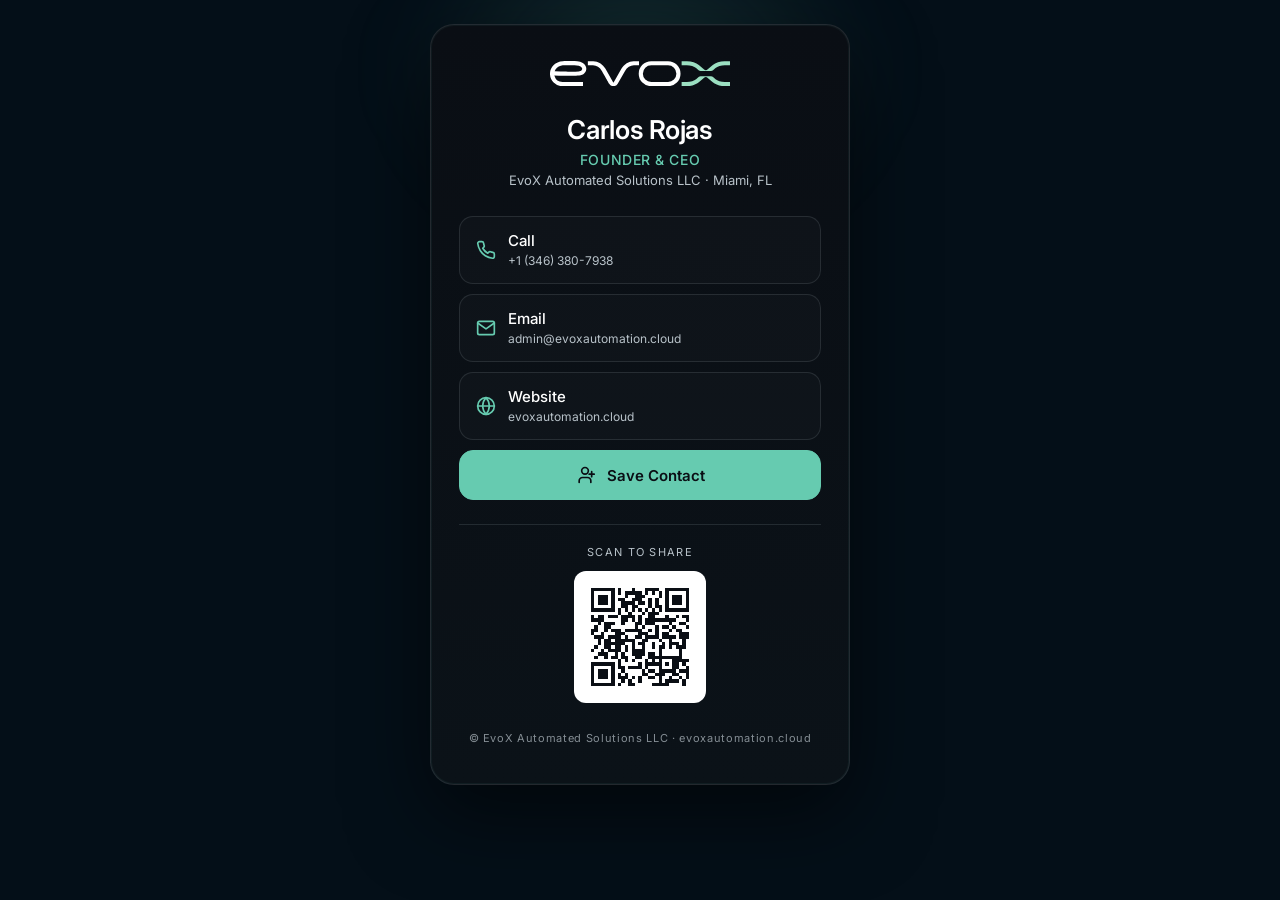
<file: carlos/card/index.html>
<!DOCTYPE html>
<html lang="en">
<head>
<meta charset="UTF-8" />
<meta name="viewport" content="width=device-width, initial-scale=1.0" />
<meta name="theme-color" content="#040F18" />
<title>Carlos Rojas — EvoX Automated Solutions</title>
<meta name="description" content="Carlos Rojas, Founder & CEO of EvoX Automated Solutions. AI automation and software integration." />

<!-- Open Graph / iMessage preview -->
<meta property="og:title" content="Carlos Rojas — EvoX Automated Solutions" />
<meta property="og:description" content="Founder &amp; CEO · admin@evoxautomation.cloud · +1 (346) 380-7938" />
<meta property="og:type" content="profile" />
<meta property="og:url" content="https://evoxautomation.cloud/carlos/card" />

<link rel="preconnect" href="https://fonts.googleapis.com" />
<link rel="preconnect" href="https://fonts.gstatic.com" crossorigin />
<link href="https://fonts.googleapis.com/css2?family=Inter:wght@400;500;600;700&display=swap" rel="stylesheet" />

<style>
  :root {
    --evox-black: #0A0E14;
    --evox-deep: #040F18;
    --evox-teal: #66CBB0;
    --evox-teal-deep: #3FA88E;
    --evox-teal-soft: rgba(102, 203, 176, 0.12);
    --mist: #B8C2C9;
    --white: #FFFFFF;
    --divider: rgba(184, 194, 201, 0.14);
  }

  * { box-sizing: border-box; }

  html, body {
    margin: 0;
    padding: 0;
    min-height: 100%;
    background: var(--evox-deep);
    color: var(--white);
    font-family: 'Inter', -apple-system, BlinkMacSystemFont, 'Helvetica Neue', Arial, sans-serif;
    -webkit-font-smoothing: antialiased;
    -moz-osx-font-smoothing: grayscale;
  }

  body {
    display: flex;
    align-items: center;
    justify-content: center;
    padding: 24px 16px;
    position: relative;
    overflow-x: hidden;
  }

  /* Ambient teal glow — subtle, refined */
  body::before {
    content: "";
    position: fixed;
    top: -20%;
    left: 50%;
    transform: translateX(-50%);
    width: 80vw;
    height: 60vw;
    max-width: 700px;
    max-height: 500px;
    background: radial-gradient(closest-side, rgba(102, 203, 176, 0.18), transparent 70%);
    filter: blur(40px);
    pointer-events: none;
    z-index: 0;
  }

  .card {
    position: relative;
    width: 100%;
    max-width: 420px;
    background: linear-gradient(180deg, var(--evox-black) 0%, #0B1218 100%);
    border: 1px solid var(--divider);
    border-radius: 24px;
    padding: 36px 28px 28px;
    box-shadow:
      0 30px 80px rgba(0, 0, 0, 0.55),
      0 0 0 1px rgba(102, 203, 176, 0.06) inset;
    z-index: 1;
  }

  .logo {
    display: block;
    width: 180px;
    max-width: 60%;
    height: auto;
    margin: 0 auto 28px;
  }

  .identity {
    text-align: center;
    margin-bottom: 28px;
  }

  .name {
    font-size: 26px;
    font-weight: 600;
    letter-spacing: -0.01em;
    margin: 0 0 6px;
    color: var(--white);
  }

  .title {
    font-size: 14px;
    font-weight: 500;
    letter-spacing: 0.04em;
    text-transform: uppercase;
    color: var(--evox-teal);
    margin: 0 0 4px;
  }

  .company {
    font-size: 13px;
    color: var(--mist);
    margin: 0;
  }

  .actions {
    display: flex;
    flex-direction: column;
    gap: 10px;
    margin-bottom: 20px;
  }

  .btn {
    display: flex;
    align-items: center;
    gap: 12px;
    width: 100%;
    padding: 14px 16px;
    border-radius: 14px;
    border: 1px solid var(--divider);
    background: rgba(255, 255, 255, 0.02);
    color: var(--white);
    text-decoration: none;
    font-family: inherit;
    font-size: 15px;
    font-weight: 500;
    cursor: pointer;
    transition: background 0.15s ease, border-color 0.15s ease, transform 0.05s ease;
    -webkit-tap-highlight-color: transparent;
  }

  .btn:hover {
    background: rgba(102, 203, 176, 0.06);
    border-color: rgba(102, 203, 176, 0.35);
  }

  .btn:active { transform: scale(0.99); }

  .btn .icon {
    width: 20px;
    height: 20px;
    flex-shrink: 0;
    color: var(--evox-teal);
  }

  .btn .label {
    flex: 1;
    text-align: left;
  }

  .btn .sublabel {
    font-size: 12px;
    color: var(--mist);
    font-weight: 400;
  }

  .btn-primary {
    background: var(--evox-teal);
    border-color: var(--evox-teal);
    color: var(--evox-black);
    font-weight: 600;
    justify-content: center;
  }

  .btn-primary .icon { color: var(--evox-black); }

  .btn-primary:hover {
    background: var(--evox-teal-deep);
    border-color: var(--evox-teal-deep);
  }

  .divider {
    height: 1px;
    background: var(--divider);
    margin: 24px 0 20px;
  }

  .qr-section {
    text-align: center;
  }

  .qr-label {
    font-size: 11px;
    letter-spacing: 0.12em;
    text-transform: uppercase;
    color: var(--mist);
    margin: 0 0 12px;
  }

  .qr {
    display: inline-block;
    width: 132px;
    height: 132px;
    padding: 10px;
    background: var(--white);
    border-radius: 12px;
    color: var(--evox-black);
  }

  .qr svg {
    width: 100%;
    height: 100%;
    display: block;
  }

  .footer {
    margin-top: 24px;
    text-align: center;
    font-size: 11px;
    letter-spacing: 0.06em;
    color: var(--mist);
    opacity: 0.7;
  }

  .footer a { color: inherit; text-decoration: none; }

  @media (max-width: 380px) {
    .card { padding: 28px 20px 22px; border-radius: 20px; }
    .name { font-size: 24px; }
    .logo { margin-bottom: 22px; }
  }
</style>
</head>
<body>

<main class="card" role="main">

  <!-- EvoX logo (dark-background variant: white "evo" + mint-teal "X") -->
  <svg class="logo" data-name="Capa 1" xmlns="http://www.w3.org/2000/svg" viewBox="0 0 343.18 48" aria-label="EvoX Automated Solutions logo">
    <g>
      <!-- e -->
      <path fill="#FFFFFF" d="M141,229.91c-6.63-4.31-14.11-3.64-21.2-3.84-5.62-.16-11.7,0-17,.26-14.82.78-24.46,11.54-24.46,23.82A23.64,23.64,0,0,0,102.34,274h38.95v-7.91H102.1A15.73,15.73,0,0,1,87,254.82l-.23-.83a.27.27,0,0,1,.27-.34c6.4.51,12.86.52,19.06.51,8.08,0,20.79.33,27.78-.29C147.76,253.14,152.81,237.55,141,229.91ZM133,246c-6.2.42-13.83.33-20.48.29-8.47-.11-16.72.12-25.09-.54a.27.27,0,0,1-.23-.36,17.23,17.23,0,0,1,11.77-10.57,18,18,0,0,1,3.66-.59c6-.4,11.3-.19,17.18-.24,4.61,0,12.7-.13,16.78,2.4,1.4,1.05,3.16,2.3,3.16,4.52C139.72,242.29,139.07,245.56,133,246Z" transform="translate(-78.41 -226)"/>
      <!-- v -->
      <path fill="#FFFFFF" d="M248.14,226.3v8h-9.81c-6.69,0-13.16,4.06-16.89,10.59l-13.95,24.43a9.35,9.35,0,0,1-16.23,0c-.57-1-13.77-24.13-14-24.45-3.72-6.52-10.19-10.58-16.89-10.58h-9.8v-8h10.25c9.12,0,18.29,5.73,23.36,14.6l14.81,26a.4.4,0,0,0,.69,0l14.81-26c5.07-8.87,14.24-14.6,23.35-14.6Z" transform="translate(-78.41 -226)"/>
      <!-- o -->
      <path fill="#FFFFFF" d="M303.46,226.33H271.38a23.82,23.82,0,1,0,0,47.64h32.08a23.82,23.82,0,0,0,0-47.64Zm0,39.66H271.38a15.91,15.91,0,1,1,0-31.82h32.08a15.91,15.91,0,1,1,0,31.82Z" transform="translate(-78.41 -226)"/>
      <!-- X (top stroke) -->
      <path fill="#9BDFC1" d="M421.59,226.26v8h-9.93c-6.88,0-14,2.13-17.61,5.3l-4.82,4.25a5.94,5.94,0,0,1-3.93,1.45H365.69a5.85,5.85,0,0,1-3.92-1.45l-4.83-4.25c-3.58-3.17-10.65-5.3-17.61-5.3H329.4v-8h10.12c8.82,0,17.49,2.8,22.64,7.31l9.58,8.36a5.57,5.57,0,0,0,7.46,0l9.56-8.34c5.15-4.51,13.82-7.31,22.64-7.31Z" transform="translate(-78.41 -226)"/>
      <!-- X (bottom stroke) -->
      <path fill="#9BDFC1" d="M421.59,266v8H411.4c-8.82,0-17.49-2.81-22.64-7.31l-9.58-8.36a5.59,5.59,0,0,0-7.44,0l-9.58,8.37c-5.15,4.5-13.82,7.31-22.64,7.31H329.4v-8h9.93c7.22-.13,14.12-2.21,17.61-5.29l4.82-4.25a5.85,5.85,0,0,1,3.93-1.45H385.3a5.84,5.84,0,0,1,3.92,1.45l4.83,4.25c3.56,3.09,10.47,5.16,17.59,5.29Z" transform="translate(-78.41 -226)"/>
    </g>
  </svg>

  <!-- Identity -->
  <header class="identity">
    <h1 class="name">Carlos Rojas</h1>
    <p class="title">Founder &amp; CEO</p>
    <p class="company">EvoX Automated Solutions LLC · Miami, FL</p>
  </header>

  <!-- Contact actions -->
  <nav class="actions" aria-label="Contact actions">
    <a class="btn" href="tel:+13463807938" aria-label="Call Carlos">
      <svg class="icon" viewBox="0 0 24 24" fill="none" stroke="currentColor" stroke-width="2" stroke-linecap="round" stroke-linejoin="round" aria-hidden="true">
        <path d="M22 16.92v3a2 2 0 0 1-2.18 2 19.79 19.79 0 0 1-8.63-3.07 19.5 19.5 0 0 1-6-6 19.79 19.79 0 0 1-3.07-8.67A2 2 0 0 1 4.11 2h3a2 2 0 0 1 2 1.72 12.84 12.84 0 0 0 .7 2.81 2 2 0 0 1-.45 2.11L8.09 9.91a16 16 0 0 0 6 6l1.27-1.27a2 2 0 0 1 2.11-.45 12.84 12.84 0 0 0 2.81.7A2 2 0 0 1 22 16.92z"/>
      </svg>
      <span class="label">Call<br><span class="sublabel">+1 (346) 380-7938</span></span>
    </a>

    <a class="btn" href="mailto:admin@evoxautomation.cloud" aria-label="Email Carlos">
      <svg class="icon" viewBox="0 0 24 24" fill="none" stroke="currentColor" stroke-width="2" stroke-linecap="round" stroke-linejoin="round" aria-hidden="true">
        <path d="M4 4h16c1.1 0 2 .9 2 2v12c0 1.1-.9 2-2 2H4c-1.1 0-2-.9-2-2V6c0-1.1.9-2 2-2z"/>
        <polyline points="22,6 12,13 2,6"/>
      </svg>
      <span class="label">Email<br><span class="sublabel">admin@evoxautomation.cloud</span></span>
    </a>

    <a class="btn" href="https://evoxautomation.cloud" target="_blank" rel="noopener" aria-label="Visit EvoX website">
      <svg class="icon" viewBox="0 0 24 24" fill="none" stroke="currentColor" stroke-width="2" stroke-linecap="round" stroke-linejoin="round" aria-hidden="true">
        <circle cx="12" cy="12" r="10"/>
        <line x1="2" y1="12" x2="22" y2="12"/>
        <path d="M12 2a15.3 15.3 0 0 1 4 10 15.3 15.3 0 0 1-4 10 15.3 15.3 0 0 1-4-10 15.3 15.3 0 0 1 4-10z"/>
      </svg>
      <span class="label">Website<br><span class="sublabel">evoxautomation.cloud</span></span>
    </a>

    <a class="btn btn-primary" href="Carlos_Rojas_EvoX.vcf" type="text/vcard" aria-label="Save Carlos to contacts">
      <svg class="icon" viewBox="0 0 24 24" fill="none" stroke="currentColor" stroke-width="2" stroke-linecap="round" stroke-linejoin="round" aria-hidden="true">
        <path d="M19 21v-2a4 4 0 0 0-4-4H9a4 4 0 0 0-4 4v2"/>
        <circle cx="12" cy="7" r="4"/>
        <line x1="20" y1="8" x2="20" y2="14"/>
        <line x1="23" y1="11" x2="17" y2="11"/>
      </svg>
      Save Contact
    </a>
  </nav>

  <div class="divider"></div>

  <!-- QR -->
  <section class="qr-section" aria-label="QR code to this card">
    <p class="qr-label">Scan to share</p>
    <div class="qr">
      <svg xmlns="http://www.w3.org/2000/svg" viewBox="0 0 33 33" shape-rendering="crispEdges" aria-hidden="true">
<path fill="currentColor" d="M2,2h1v1h-1zM3,2h1v1h-1zM4,2h1v1h-1zM5,2h1v1h-1zM6,2h1v1h-1zM7,2h1v1h-1zM8,2h1v1h-1zM10,2h1v1h-1zM14,2h1v1h-1zM18,2h1v1h-1zM19,2h1v1h-1zM20,2h1v1h-1zM21,2h1v1h-1zM24,2h1v1h-1zM25,2h1v1h-1zM26,2h1v1h-1zM27,2h1v1h-1zM28,2h1v1h-1zM29,2h1v1h-1zM30,2h1v1h-1zM2,3h1v1h-1zM8,3h1v1h-1zM10,3h1v1h-1zM12,3h1v1h-1zM13,3h1v1h-1zM14,3h1v1h-1zM15,3h1v1h-1zM16,3h1v1h-1zM18,3h1v1h-1zM20,3h1v1h-1zM22,3h1v1h-1zM24,3h1v1h-1zM30,3h1v1h-1zM2,4h1v1h-1zM4,4h1v1h-1zM5,4h1v1h-1zM6,4h1v1h-1zM8,4h1v1h-1zM12,4h1v1h-1zM15,4h1v1h-1zM16,4h1v1h-1zM17,4h1v1h-1zM22,4h1v1h-1zM24,4h1v1h-1zM26,4h1v1h-1zM27,4h1v1h-1zM28,4h1v1h-1zM30,4h1v1h-1zM2,5h1v1h-1zM4,5h1v1h-1zM5,5h1v1h-1zM6,5h1v1h-1zM8,5h1v1h-1zM10,5h1v1h-1zM11,5h1v1h-1zM14,5h1v1h-1zM15,5h1v1h-1zM16,5h1v1h-1zM19,5h1v1h-1zM21,5h1v1h-1zM24,5h1v1h-1zM26,5h1v1h-1zM27,5h1v1h-1zM28,5h1v1h-1zM30,5h1v1h-1zM2,6h1v1h-1zM4,6h1v1h-1zM5,6h1v1h-1zM6,6h1v1h-1zM8,6h1v1h-1zM11,6h1v1h-1zM12,6h1v1h-1zM13,6h1v1h-1zM14,6h1v1h-1zM16,6h1v1h-1zM17,6h1v1h-1zM19,6h1v1h-1zM21,6h1v1h-1zM24,6h1v1h-1zM26,6h1v1h-1zM27,6h1v1h-1zM28,6h1v1h-1zM30,6h1v1h-1zM2,7h1v1h-1zM8,7h1v1h-1zM11,7h1v1h-1zM12,7h1v1h-1zM14,7h1v1h-1zM15,7h1v1h-1zM19,7h1v1h-1zM21,7h1v1h-1zM22,7h1v1h-1zM24,7h1v1h-1zM30,7h1v1h-1zM2,8h1v1h-1zM3,8h1v1h-1zM4,8h1v1h-1zM5,8h1v1h-1zM6,8h1v1h-1zM7,8h1v1h-1zM8,8h1v1h-1zM10,8h1v1h-1zM12,8h1v1h-1zM14,8h1v1h-1zM16,8h1v1h-1zM18,8h1v1h-1zM20,8h1v1h-1zM22,8h1v1h-1zM24,8h1v1h-1zM25,8h1v1h-1zM26,8h1v1h-1zM27,8h1v1h-1zM28,8h1v1h-1zM29,8h1v1h-1zM30,8h1v1h-1zM10,9h1v1h-1zM13,9h1v1h-1zM17,9h1v1h-1zM19,9h1v1h-1zM20,9h1v1h-1zM21,9h1v1h-1zM2,10h1v1h-1zM4,10h1v1h-1zM5,10h1v1h-1zM7,10h1v1h-1zM8,10h1v1h-1zM9,10h1v1h-1zM11,10h1v1h-1zM12,10h1v1h-1zM13,10h1v1h-1zM14,10h1v1h-1zM16,10h1v1h-1zM19,10h1v1h-1zM20,10h1v1h-1zM24,10h1v1h-1zM27,10h1v1h-1zM29,10h1v1h-1zM30,10h1v1h-1zM2,11h1v1h-1zM3,11h1v1h-1zM4,11h1v1h-1zM5,11h1v1h-1zM11,11h1v1h-1zM12,11h1v1h-1zM14,11h1v1h-1zM16,11h1v1h-1zM18,11h1v1h-1zM19,11h1v1h-1zM20,11h1v1h-1zM21,11h1v1h-1zM22,11h1v1h-1zM23,11h1v1h-1zM24,11h1v1h-1zM25,11h1v1h-1zM26,11h1v1h-1zM30,11h1v1h-1zM4,12h1v1h-1zM6,12h1v1h-1zM7,12h1v1h-1zM8,12h1v1h-1zM11,12h1v1h-1zM15,12h1v1h-1zM16,12h1v1h-1zM18,12h1v1h-1zM19,12h1v1h-1zM20,12h1v1h-1zM25,12h1v1h-1zM28,12h1v1h-1zM29,12h1v1h-1zM3,13h1v1h-1zM6,13h1v1h-1zM7,13h1v1h-1zM15,13h1v1h-1zM17,13h1v1h-1zM21,13h1v1h-1zM23,13h1v1h-1zM24,13h1v1h-1zM26,13h1v1h-1zM30,13h1v1h-1zM2,14h1v1h-1zM3,14h1v1h-1zM6,14h1v1h-1zM8,14h1v1h-1zM9,14h1v1h-1zM10,14h1v1h-1zM12,14h1v1h-1zM13,14h1v1h-1zM14,14h1v1h-1zM15,14h1v1h-1zM16,14h1v1h-1zM19,14h1v1h-1zM21,14h1v1h-1zM25,14h1v1h-1zM27,14h1v1h-1zM28,14h1v1h-1zM2,15h1v1h-1zM5,15h1v1h-1zM9,15h1v1h-1zM10,15h1v1h-1zM11,15h1v1h-1zM16,15h1v1h-1zM17,15h1v1h-1zM18,15h1v1h-1zM21,15h1v1h-1zM23,15h1v1h-1zM24,15h1v1h-1zM28,15h1v1h-1zM29,15h1v1h-1zM30,15h1v1h-1zM3,16h1v1h-1zM4,16h1v1h-1zM5,16h1v1h-1zM7,16h1v1h-1zM8,16h1v1h-1zM9,16h1v1h-1zM10,16h1v1h-1zM12,16h1v1h-1zM15,16h1v1h-1zM16,16h1v1h-1zM18,16h1v1h-1zM19,16h1v1h-1zM20,16h1v1h-1zM21,16h1v1h-1zM23,16h1v1h-1zM24,16h1v1h-1zM25,16h1v1h-1zM26,16h1v1h-1zM28,16h1v1h-1zM29,16h1v1h-1zM30,16h1v1h-1zM4,17h1v1h-1zM6,17h1v1h-1zM7,17h1v1h-1zM9,17h1v1h-1zM10,17h1v1h-1zM11,17h1v1h-1zM12,17h1v1h-1zM13,17h1v1h-1zM14,17h1v1h-1zM17,17h1v1h-1zM18,17h1v1h-1zM22,17h1v1h-1zM25,17h1v1h-1zM29,17h1v1h-1zM4,18h1v1h-1zM6,18h1v1h-1zM7,18h1v1h-1zM8,18h1v1h-1zM9,18h1v1h-1zM10,18h1v1h-1zM11,18h1v1h-1zM14,18h1v1h-1zM16,18h1v1h-1zM17,18h1v1h-1zM20,18h1v1h-1zM23,18h1v1h-1zM25,18h1v1h-1zM26,18h1v1h-1zM27,18h1v1h-1zM29,18h1v1h-1zM3,19h1v1h-1zM6,19h1v1h-1zM7,19h1v1h-1zM9,19h1v1h-1zM10,19h1v1h-1zM12,19h1v1h-1zM14,19h1v1h-1zM17,19h1v1h-1zM20,19h1v1h-1zM22,19h1v1h-1zM23,19h1v1h-1zM25,19h1v1h-1zM27,19h1v1h-1zM28,19h1v1h-1zM29,19h1v1h-1zM2,20h1v1h-1zM5,20h1v1h-1zM7,20h1v1h-1zM8,20h1v1h-1zM9,20h1v1h-1zM10,20h1v1h-1zM12,20h1v1h-1zM14,20h1v1h-1zM15,20h1v1h-1zM16,20h1v1h-1zM17,20h1v1h-1zM22,20h1v1h-1zM28,20h1v1h-1zM4,21h1v1h-1zM5,21h1v1h-1zM6,21h1v1h-1zM9,21h1v1h-1zM11,21h1v1h-1zM14,21h1v1h-1zM15,21h1v1h-1zM16,21h1v1h-1zM17,21h1v1h-1zM19,21h1v1h-1zM20,21h1v1h-1zM22,21h1v1h-1zM28,21h1v1h-1zM3,22h1v1h-1zM6,22h1v1h-1zM8,22h1v1h-1zM9,22h1v1h-1zM11,22h1v1h-1zM12,22h1v1h-1zM15,22h1v1h-1zM16,22h1v1h-1zM19,22h1v1h-1zM20,22h1v1h-1zM21,22h1v1h-1zM22,22h1v1h-1zM23,22h1v1h-1zM24,22h1v1h-1zM25,22h1v1h-1zM26,22h1v1h-1zM27,22h1v1h-1zM28,22h1v1h-1zM10,23h1v1h-1zM12,23h1v1h-1zM14,23h1v1h-1zM18,23h1v1h-1zM20,23h1v1h-1zM22,23h1v1h-1zM26,23h1v1h-1zM27,23h1v1h-1zM28,23h1v1h-1zM29,23h1v1h-1zM30,23h1v1h-1zM2,24h1v1h-1zM3,24h1v1h-1zM4,24h1v1h-1zM5,24h1v1h-1zM6,24h1v1h-1zM7,24h1v1h-1zM8,24h1v1h-1zM10,24h1v1h-1zM16,24h1v1h-1zM18,24h1v1h-1zM19,24h1v1h-1zM20,24h1v1h-1zM21,24h1v1h-1zM22,24h1v1h-1zM24,24h1v1h-1zM26,24h1v1h-1zM27,24h1v1h-1zM29,24h1v1h-1zM2,25h1v1h-1zM8,25h1v1h-1zM10,25h1v1h-1zM11,25h1v1h-1zM13,25h1v1h-1zM14,25h1v1h-1zM15,25h1v1h-1zM16,25h1v1h-1zM18,25h1v1h-1zM22,25h1v1h-1zM26,25h1v1h-1zM27,25h1v1h-1zM30,25h1v1h-1zM2,26h1v1h-1zM4,26h1v1h-1zM5,26h1v1h-1zM6,26h1v1h-1zM8,26h1v1h-1zM11,26h1v1h-1zM17,26h1v1h-1zM19,26h1v1h-1zM20,26h1v1h-1zM22,26h1v1h-1zM23,26h1v1h-1zM24,26h1v1h-1zM25,26h1v1h-1zM26,26h1v1h-1zM28,26h1v1h-1zM29,26h1v1h-1zM30,26h1v1h-1zM2,27h1v1h-1zM4,27h1v1h-1zM5,27h1v1h-1zM6,27h1v1h-1zM8,27h1v1h-1zM10,27h1v1h-1zM12,27h1v1h-1zM17,27h1v1h-1zM18,27h1v1h-1zM21,27h1v1h-1zM22,27h1v1h-1zM23,27h1v1h-1zM26,27h1v1h-1zM27,27h1v1h-1zM30,27h1v1h-1zM2,28h1v1h-1zM4,28h1v1h-1zM5,28h1v1h-1zM6,28h1v1h-1zM8,28h1v1h-1zM10,28h1v1h-1zM11,28h1v1h-1zM12,28h1v1h-1zM14,28h1v1h-1zM16,28h1v1h-1zM19,28h1v1h-1zM20,28h1v1h-1zM22,28h1v1h-1zM25,28h1v1h-1zM28,28h1v1h-1zM30,28h1v1h-1zM2,29h1v1h-1zM8,29h1v1h-1zM11,29h1v1h-1zM13,29h1v1h-1zM16,29h1v1h-1zM22,29h1v1h-1zM24,29h1v1h-1zM25,29h1v1h-1zM26,29h1v1h-1zM27,29h1v1h-1zM29,29h1v1h-1zM2,30h1v1h-1zM3,30h1v1h-1zM4,30h1v1h-1zM5,30h1v1h-1zM6,30h1v1h-1zM7,30h1v1h-1zM8,30h1v1h-1zM10,30h1v1h-1zM13,30h1v1h-1zM14,30h1v1h-1zM20,30h1v1h-1zM21,30h1v1h-1zM22,30h1v1h-1zM23,30h1v1h-1zM24,30h1v1h-1zM29,30h1v1h-1z"/>
      </svg>
    </div>
  </section>

  <p class="footer">&copy; EvoX Automated Solutions LLC · <a href="https://evoxautomation.cloud">evoxautomation.cloud</a></p>

</main>

</body>
</html>
</file>
